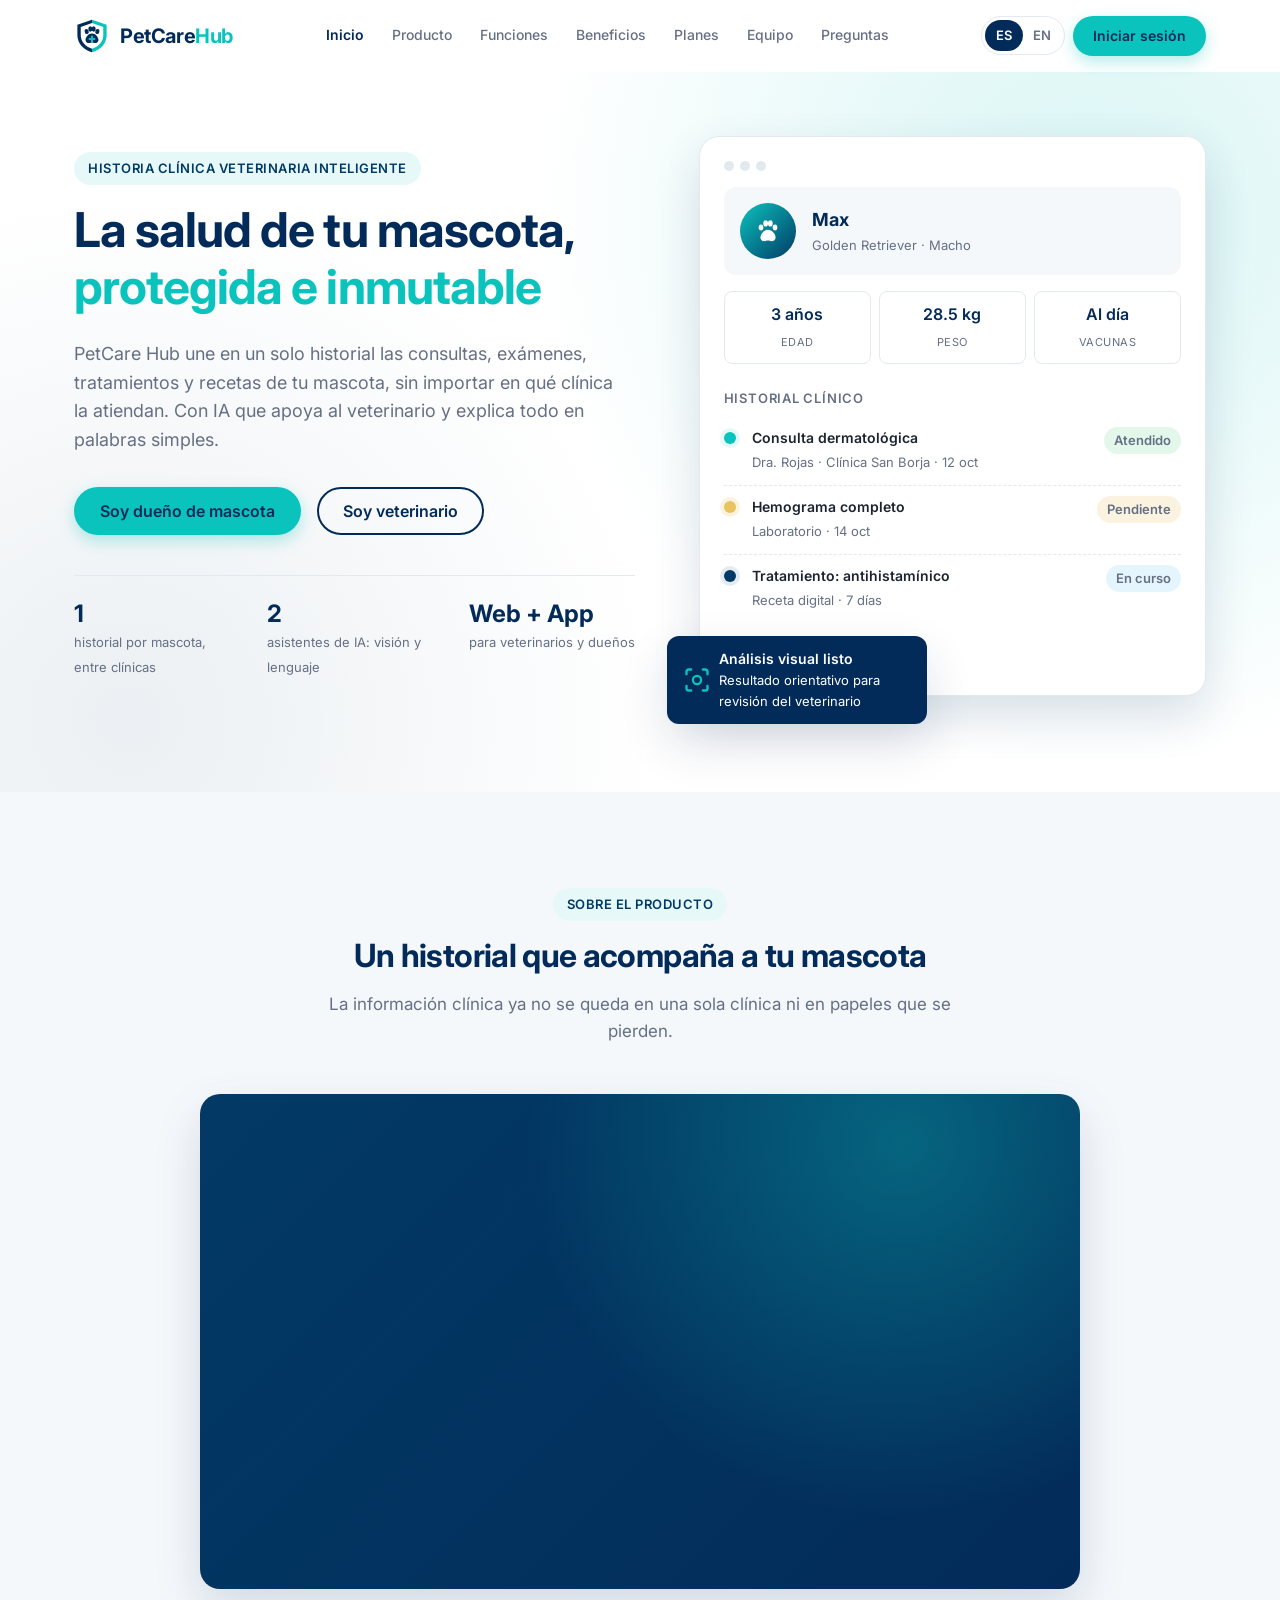
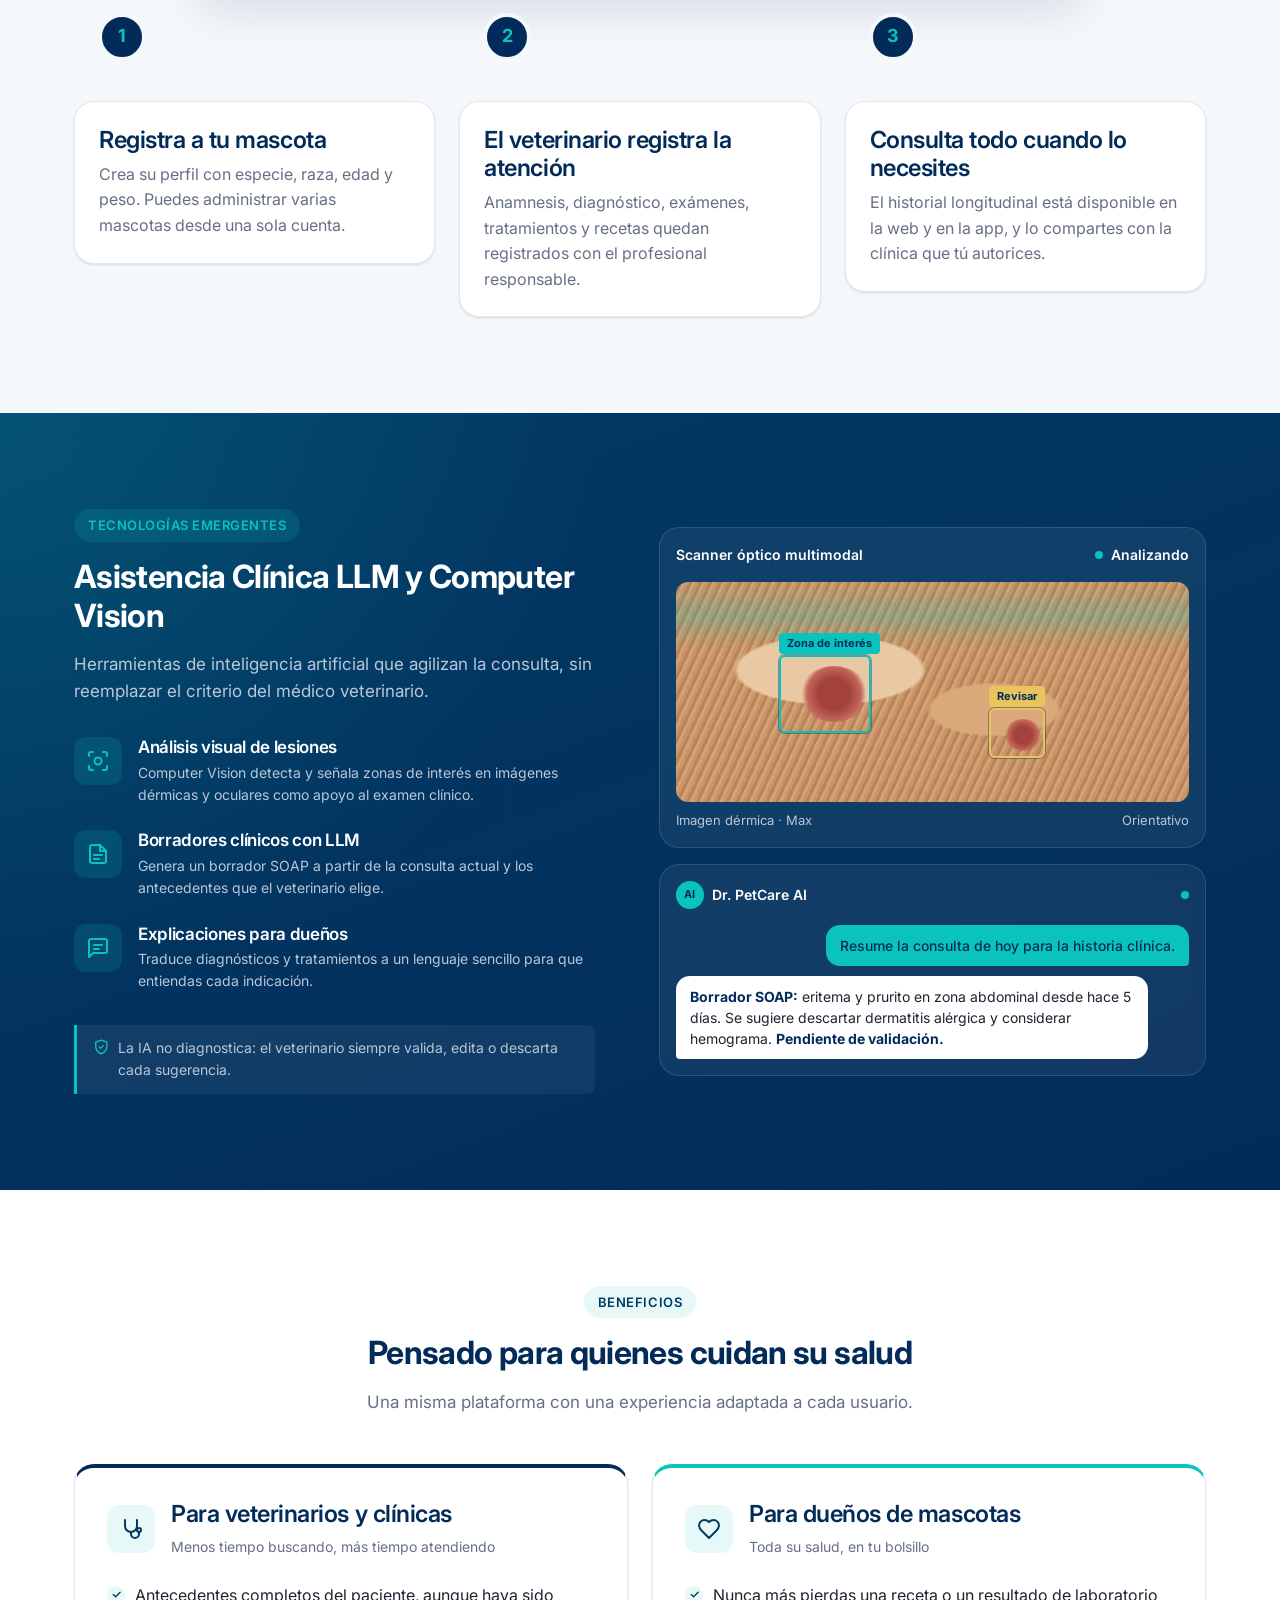
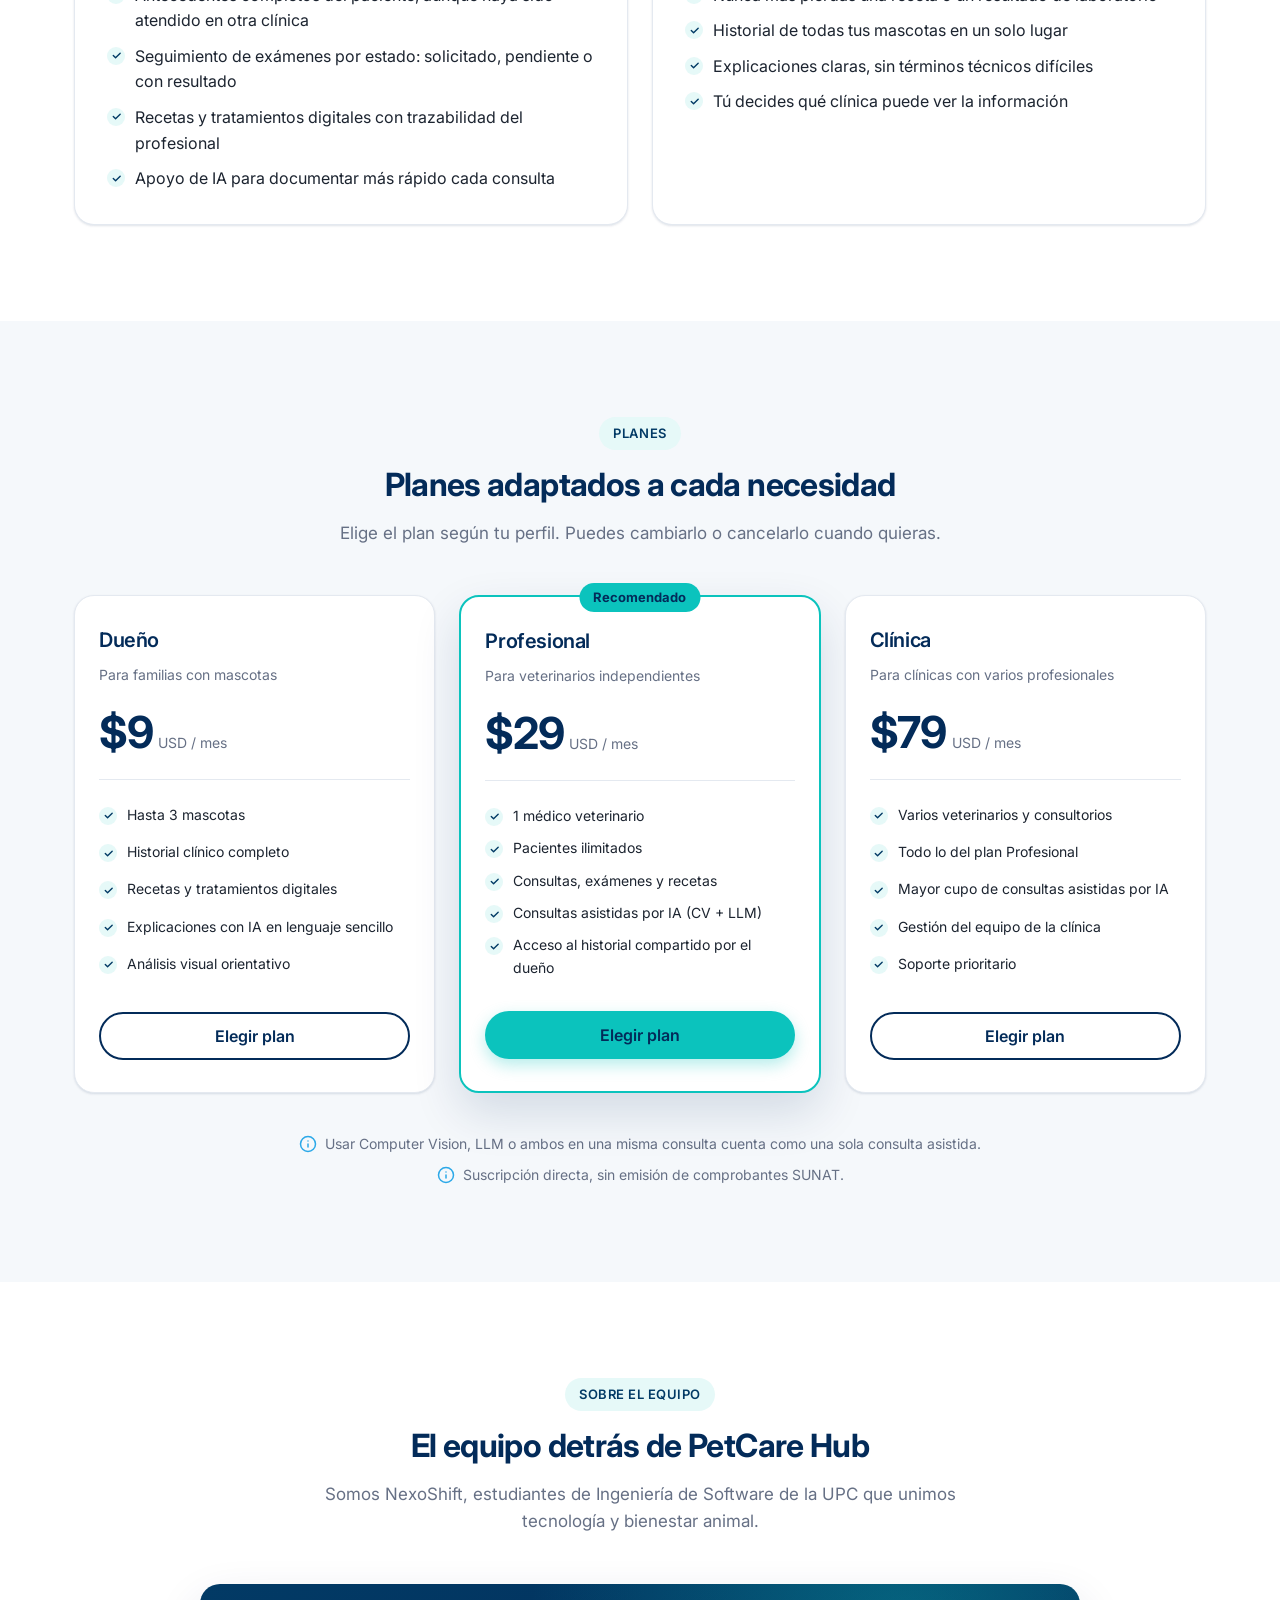
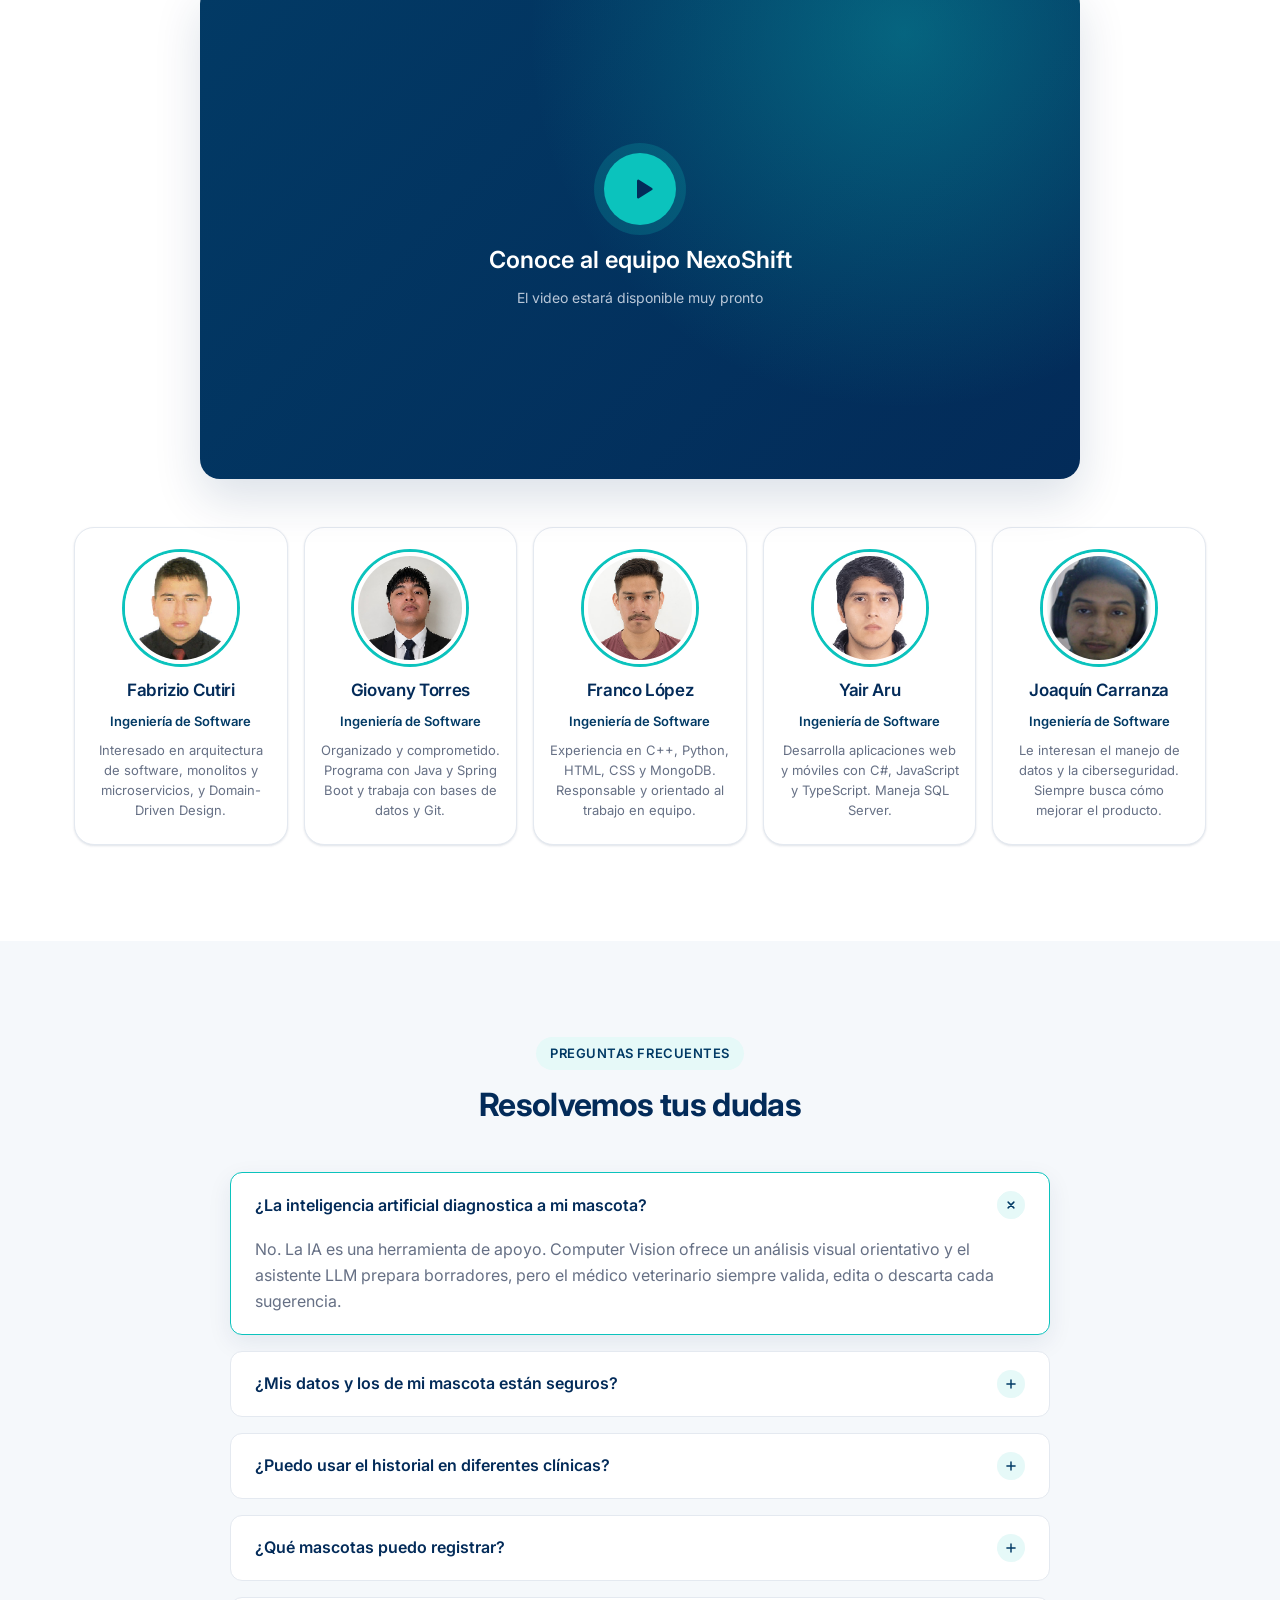
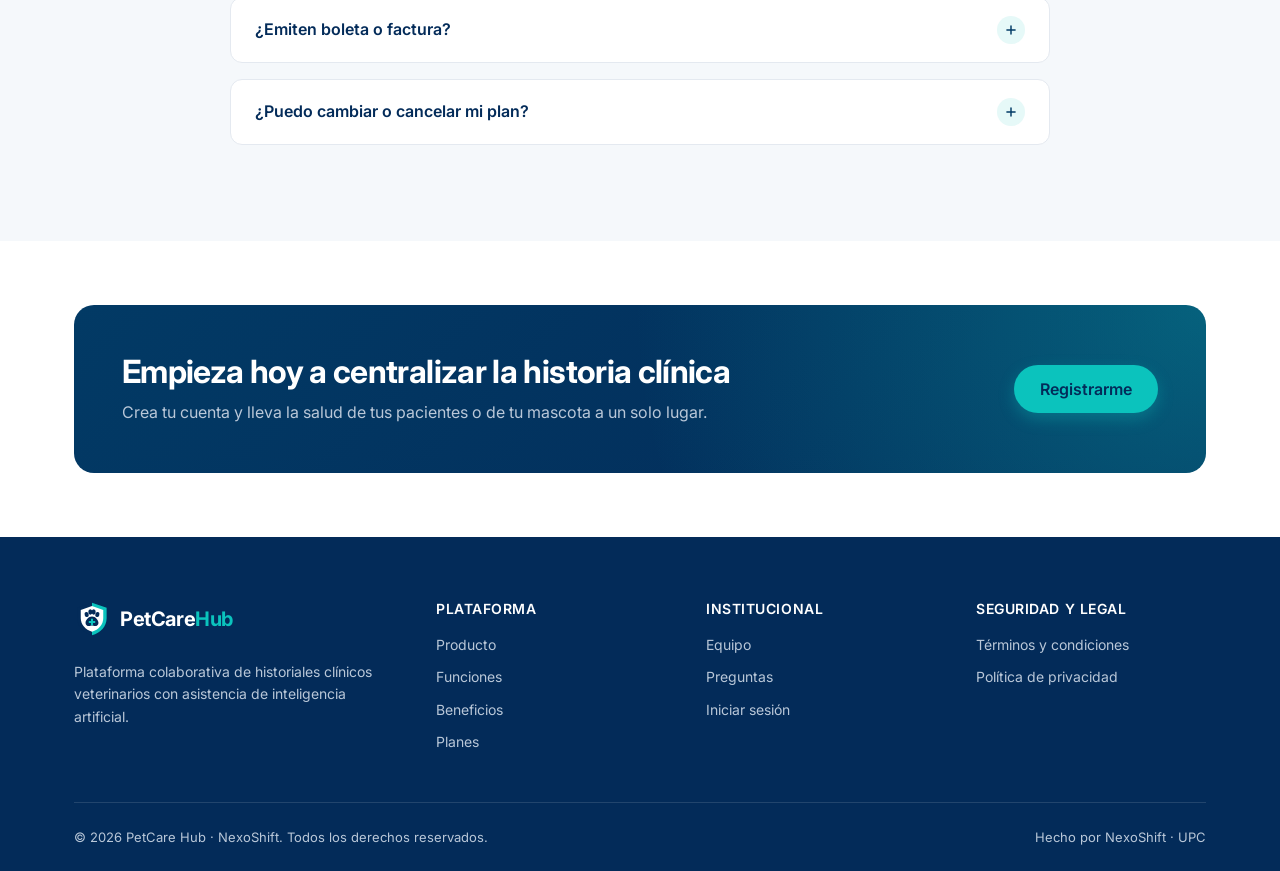
<file: public/index.html>
<!DOCTYPE html>
<html lang="es" class="no-js">
<head>
  <meta charset="UTF-8">
  <meta name="viewport" content="width=device-width, initial-scale=1.0">
  <title data-i18n="meta.title">PetCare Hub | Historia clínica veterinaria centrada en tu mascota</title>
  <meta name="description" data-i18n-attr="content:meta.description" content="PetCare Hub centraliza la historia clínica de perros y gatos entre clínicas, con asistencia de Computer Vision y LLM para veterinarios y explicaciones claras para dueños.">
  <meta name="keywords" content="historia clínica veterinaria, veterinaria, mascotas, perros, gatos, inteligencia artificial, computer vision, PetCare Hub">
  <meta name="author" content="NexoShift">
  <meta name="robots" content="index, follow">
  <meta name="theme-color" content="#032B59">

  <!-- Open Graph -->
  <meta property="og:type" content="website">
  <meta property="og:title" content="PetCare Hub">
  <meta property="og:description" content="Historia clínica veterinaria centrada en tu mascota, con asistencia de IA.">
  <meta property="og:image" content="assets/images/brand/logo-petcarehub.png">

  <link rel="icon" type="image/svg+xml" href="assets/images/brand/isotipo.svg">

  <link rel="preconnect" href="https://fonts.googleapis.com">
  <link rel="preconnect" href="https://fonts.gstatic.com" crossorigin>
  <link href="https://fonts.googleapis.com/css2?family=Inter:wght@400;500;600;700&display=swap" rel="stylesheet">

  <link rel="stylesheet" href="assets/styles/style.css">
  <script>document.documentElement.classList.replace('no-js', 'js');</script>
</head>
<body>
  <a class="skip-link" href="#main" data-i18n="a11y.skip">Saltar al contenido</a>

  <div id="header-placeholder"></div>

  <main id="main">
    <!-- ===================== HERO ===================== -->
    <section class="hero" id="home-section">
      <div class="container hero__grid">
        <div class="hero__content reveal">
          <span class="eyebrow" data-i18n="hero.eyebrow">Historia clínica veterinaria inteligente</span>
          <h1 class="hero__title" data-i18n-html="hero.title">La salud de tu mascota, <span>protegida e inmutable</span></h1>
          <p class="hero__lead" data-i18n="hero.lead">PetCare Hub une en un solo historial las consultas, exámenes, tratamientos y recetas de tu mascota, sin importar en qué clínica la atiendan. Con IA que apoya al veterinario y explica todo en palabras simples.</p>

          <div class="hero__actions">
            <a class="btn btn--primary" href="#" data-app-link="register-owner" data-i18n="hero.ctaOwner">Soy dueño de mascota</a>
            <a class="btn btn--outline" href="#" data-app-link="register-vet" data-i18n="hero.ctaVet">Soy veterinario</a>
          </div>

          <ul class="hero__facts">
            <li class="hero__fact"><strong data-i18n="hero.fact1Value">1</strong><span data-i18n="hero.fact1Label">historial por mascota, entre clínicas</span></li>
            <li class="hero__fact"><strong data-i18n="hero.fact2Value">2</strong><span data-i18n="hero.fact2Label">asistentes de IA: visión y lenguaje</span></li>
            <li class="hero__fact"><strong data-i18n="hero.fact3Value">Web + App</strong><span data-i18n="hero.fact3Label">para veterinarios y dueños</span></li>
          </ul>
        </div>

        <div class="app-preview reveal" aria-hidden="true">
          <div class="app-card">
            <div class="app-card__bar"><i></i><i></i><i></i></div>

            <div class="patient">
              <div class="patient__avatar">
                <svg viewBox="0 0 24 24" fill="currentColor"><ellipse cx="6" cy="9" rx="2" ry="2.6"/><ellipse cx="10" cy="5.5" rx="2" ry="2.7"/><ellipse cx="14" cy="5.5" rx="2" ry="2.7"/><ellipse cx="18" cy="9" rx="2" ry="2.6"/><path d="M12 11c-3.6 0-6.5 3.8-6.5 6.6 0 2 1.6 3.2 3.4 3.2 1.4 0 2-.6 3.1-.6s1.7.6 3.1.6c1.8 0 3.4-1.2 3.4-3.2 0-2.8-2.9-6.6-6.5-6.6Z"/></svg>
              </div>
              <div>
                <div class="patient__name">Max</div>
                <div class="patient__meta" data-i18n="preview.breed">Golden Retriever · Macho</div>
              </div>
            </div>

            <div class="patient__stats">
              <div class="patient__stat"><strong data-i18n="preview.ageValue">3 años</strong><span data-i18n="preview.age">Edad</span></div>
              <div class="patient__stat"><strong>28.5 kg</strong><span data-i18n="preview.weight">Peso</span></div>
              <div class="patient__stat"><strong data-i18n="preview.vaccinesValue">Al día</strong><span data-i18n="preview.vaccines">Vacunas</span></div>
            </div>

            <div class="timeline">
              <div class="timeline__title" data-i18n="preview.history">Historial clínico</div>
              <div class="timeline__item">
                <span class="timeline__dot"></span>
                <div><strong data-i18n="preview.item1">Consulta dermatológica</strong><span data-i18n="preview.item1Meta">Dra. Rojas · Clínica San Borja · 12 oct</span></div>
                <span class="chip chip--ok" data-i18n="preview.item1Chip">Atendido</span>
              </div>
              <div class="timeline__item">
                <span class="timeline__dot timeline__dot--warn"></span>
                <div><strong data-i18n="preview.item2">Hemograma completo</strong><span data-i18n="preview.item2Meta">Laboratorio · 14 oct</span></div>
                <span class="chip chip--pending" data-i18n="preview.item2Chip">Pendiente</span>
              </div>
              <div class="timeline__item">
                <span class="timeline__dot timeline__dot--navy"></span>
                <div><strong data-i18n="preview.item3">Tratamiento: antihistamínico</strong><span data-i18n="preview.item3Meta">Receta digital · 7 días</span></div>
                <span class="chip chip--info" data-i18n="preview.item3Chip">En curso</span>
              </div>
            </div>
          </div>

          <div class="float-card">
            <svg viewBox="0 0 24 24" fill="none" stroke="currentColor" stroke-width="2" stroke-linecap="round" stroke-linejoin="round"><path d="M3 7V5a2 2 0 0 1 2-2h2M17 3h2a2 2 0 0 1 2 2v2M21 17v2a2 2 0 0 1-2 2h-2M7 21H5a2 2 0 0 1-2-2v-2"/><circle cx="12" cy="12" r="3.5"/></svg>
            <div><strong data-i18n="preview.floatTitle">Análisis visual listo</strong><span data-i18n="preview.floatText">Resultado orientativo para revisión del veterinario</span></div>
          </div>
        </div>
      </div>
    </section>

    <!-- ===================== SOBRE EL PRODUCTO ===================== -->
    <section class="section section--soft" id="about-product-section">
      <div class="container">
        <header class="section__head reveal">
          <span class="eyebrow" data-i18n="how.eyebrow">Sobre el producto</span>
          <h2 data-i18n="how.title">Un historial que acompaña a tu mascota</h2>
          <p data-i18n="how.lead">La información clínica ya no se queda en una sola clínica ni en papeles que se pierden.</p>
        </header>

        <div class="video reveal" data-video="product">
          <div class="video__frame">
            <div class="video__placeholder">
              <span class="video__play" aria-hidden="true"><svg viewBox="0 0 24 24" fill="currentColor"><path d="M8 5.5v13a1 1 0 0 0 1.5.86l10.5-6.5a1 1 0 0 0 0-1.72L9.5 4.64A1 1 0 0 0 8 5.5Z"/></svg></span>
              <strong data-i18n="video.productTitle">Conoce PetCare Hub en acción</strong>
              <span data-i18n="video.soon">El video estará disponible muy pronto</span>
            </div>
          </div>
        </div>


        <ol class="steps">
          <li class="step reveal">
            <div class="card">
              <span class="step__number">1</span>
              <h3 data-i18n="how.step1Title">Registra a tu mascota</h3>
              <p data-i18n="how.step1Text">Crea su perfil con especie, raza, edad y peso. Puedes administrar varias mascotas desde una sola cuenta.</p>
            </div>
          </li>
          <li class="step reveal">
            <div class="card">
              <span class="step__number">2</span>
              <h3 data-i18n="how.step2Title">El veterinario registra la atención</h3>
              <p data-i18n="how.step2Text">Anamnesis, diagnóstico, exámenes, tratamientos y recetas quedan registrados con el profesional responsable.</p>
            </div>
          </li>
          <li class="step reveal">
            <div class="card">
              <span class="step__number">3</span>
              <h3 data-i18n="how.step3Title">Consulta todo cuando lo necesites</h3>
              <p data-i18n="how.step3Text">El historial longitudinal está disponible en la web y en la app, y lo compartes con la clínica que tú autorices.</p>
            </div>
          </li>
        </ol>
      </div>
    </section>

    <!-- ===================== FUNCIONES IA ===================== -->
    <section class="section section--dark ai" id="features-section">
      <div class="container ai__grid">
        <div class="reveal">
          <span class="eyebrow" data-i18n="ai.eyebrow">Tecnologías emergentes</span>
          <h2 data-i18n="ai.title">Asistencia Clínica LLM y Computer Vision</h2>
          <p class="ai__lead" data-i18n="ai.lead">Herramientas de inteligencia artificial que agilizan la consulta, sin reemplazar el criterio del médico veterinario.</p>

          <ul class="ai__features">
            <li class="ai__feature">
              <span class="icon-badge"><svg viewBox="0 0 24 24" fill="none" stroke="currentColor" stroke-width="2" stroke-linecap="round" stroke-linejoin="round"><path d="M3 7V5a2 2 0 0 1 2-2h2M17 3h2a2 2 0 0 1 2 2v2M21 17v2a2 2 0 0 1-2 2h-2M7 21H5a2 2 0 0 1-2-2v-2"/><circle cx="12" cy="12" r="3.5"/></svg></span>
              <div><h3 data-i18n="ai.f1Title">Análisis visual de lesiones</h3><p data-i18n="ai.f1Text">Computer Vision detecta y señala zonas de interés en imágenes dérmicas y oculares como apoyo al examen clínico.</p></div>
            </li>
            <li class="ai__feature">
              <span class="icon-badge"><svg viewBox="0 0 24 24" fill="none" stroke="currentColor" stroke-width="2" stroke-linecap="round" stroke-linejoin="round"><path d="M14 3H6a2 2 0 0 0-2 2v14a2 2 0 0 0 2 2h12a2 2 0 0 0 2-2V9z"/><path d="M14 3v6h6M8 13h8M8 17h5"/></svg></span>
              <div><h3 data-i18n="ai.f2Title">Borradores clínicos con LLM</h3><p data-i18n="ai.f2Text">Genera un borrador SOAP a partir de la consulta actual y los antecedentes que el veterinario elige.</p></div>
            </li>
            <li class="ai__feature">
              <span class="icon-badge"><svg viewBox="0 0 24 24" fill="none" stroke="currentColor" stroke-width="2" stroke-linecap="round" stroke-linejoin="round"><path d="M21 15a2 2 0 0 1-2 2H7l-4 4V5a2 2 0 0 1 2-2h14a2 2 0 0 1 2 2z"/><path d="M8 9h8M8 13h5"/></svg></span>
              <div><h3 data-i18n="ai.f3Title">Explicaciones para dueños</h3><p data-i18n="ai.f3Text">Traduce diagnósticos y tratamientos a un lenguaje sencillo para que entiendas cada indicación.</p></div>
            </li>
          </ul>

          <p class="ai__note">
            <svg width="20" height="20" viewBox="0 0 24 24" fill="none" stroke="#0BC3BD" stroke-width="2" stroke-linecap="round" stroke-linejoin="round" aria-hidden="true"><path d="M12 22s8-4 8-10V5l-8-3-8 3v7c0 6 8 10 8 10z"/><path d="m9 12 2 2 4-4"/></svg>
            <span data-i18n="ai.note">La IA no diagnostica: el veterinario siempre valida, edita o descarta cada sugerencia.</span>
          </p>
        </div>

        <div class="ai__demo reveal" aria-hidden="true">
          <div class="demo-card">
            <div class="demo-card__head">
              <span data-i18n="ai.scanTitle">Scanner óptico multimodal</span>
              <span><i class="live-dot"></i><span data-i18n="ai.scanLive">Analizando</span></span>
            </div>
            <div class="scan">
              <span class="scan__lesion" style="top:38%;left:24%;width:70px;height:56px"></span>
              <span class="scan__lesion" style="top:62%;left:64%;width:38px;height:32px"></span>
              <span class="scan__box" style="top:33%;left:20%;width:92px;height:78px"><span class="scan__label" data-i18n="ai.scanBox1">Zona de interés</span></span>
              <span class="scan__box scan__box--alt" style="top:57%;left:61%;width:56px;height:50px"><span class="scan__label" data-i18n="ai.scanBox2">Revisar</span></span>
            </div>
            <div class="demo-card__foot">
              <span data-i18n="ai.scanFoot1">Imagen dérmica · Max</span>
              <span data-i18n="ai.scanFoot2">Orientativo</span>
            </div>
          </div>

          <div class="demo-card">
            <div class="demo-card__head">
              <span><span class="chat__avatar">AI</span><span data-i18n="ai.chatTitle">Dr. PetCare AI</span></span>
              <i class="live-dot"></i>
            </div>
            <div class="chat">
              <p class="chat__msg chat__msg--vet" data-i18n="ai.chatVet">Resume la consulta de hoy para la historia clínica.</p>
              <p class="chat__msg chat__msg--ai" data-i18n-html="ai.chatAi"><b>Borrador SOAP:</b> eritema y prurito en zona abdominal desde hace 5 días. Se sugiere descartar dermatitis alérgica y considerar hemograma. <b>Pendiente de validación.</b></p>
            </div>
          </div>
        </div>
      </div>
    </section>

    <!-- ===================== BENEFICIOS ===================== -->
    <section class="section" id="benefits-section">
      <div class="container">
        <header class="section__head reveal">
          <span class="eyebrow" data-i18n="benefits.eyebrow">Beneficios</span>
          <h2 data-i18n="benefits.title">Pensado para quienes cuidan su salud</h2>
          <p data-i18n="benefits.lead">Una misma plataforma con una experiencia adaptada a cada usuario.</p>
        </header>

        <div class="benefits">
          <article class="card benefit benefit--vet reveal">
            <div class="benefit__head">
              <span class="icon-badge"><svg viewBox="0 0 24 24" fill="none" stroke="currentColor" stroke-width="2" stroke-linecap="round" stroke-linejoin="round"><path d="M6 3v6a6 6 0 0 0 12 0V3"/><path d="M12 15v2a4 4 0 0 0 8 0v-2"/><circle cx="20" cy="13" r="2"/></svg></span>
              <div><h3 data-i18n="benefits.vetTitle">Para veterinarios y clínicas</h3><p data-i18n="benefits.vetSub">Menos tiempo buscando, más tiempo atendiendo</p></div>
            </div>
            <ul class="check-list">
              <li data-i18n="benefits.vet1">Antecedentes completos del paciente, aunque haya sido atendido en otra clínica</li>
              <li data-i18n="benefits.vet2">Seguimiento de exámenes por estado: solicitado, pendiente o con resultado</li>
              <li data-i18n="benefits.vet3">Recetas y tratamientos digitales con trazabilidad del profesional</li>
              <li data-i18n="benefits.vet4">Apoyo de IA para documentar más rápido cada consulta</li>
            </ul>
          </article>

          <article class="card benefit benefit--owner reveal">
            <div class="benefit__head">
              <span class="icon-badge"><svg viewBox="0 0 24 24" fill="none" stroke="currentColor" stroke-width="2" stroke-linecap="round" stroke-linejoin="round"><path d="M19 14c1.5-1.5 3-3.2 3-5.5A5.5 5.5 0 0 0 16.5 3c-1.8 0-3 .5-4.5 2-1.5-1.5-2.7-2-4.5-2A5.5 5.5 0 0 0 2 8.5c0 2.3 1.5 4 3 5.5l7 7z"/></svg></span>
              <div><h3 data-i18n="benefits.ownerTitle">Para dueños de mascotas</h3><p data-i18n="benefits.ownerSub">Toda su salud, en tu bolsillo</p></div>
            </div>
            <ul class="check-list">
              <li data-i18n="benefits.owner1">Nunca más pierdas una receta o un resultado de laboratorio</li>
              <li data-i18n="benefits.owner2">Historial de todas tus mascotas en un solo lugar</li>
              <li data-i18n="benefits.owner3">Explicaciones claras, sin términos técnicos difíciles</li>
              <li data-i18n="benefits.owner4">Tú decides qué clínica puede ver la información</li>
            </ul>
          </article>
        </div>
      </div>
    </section>

    <!-- ===================== PLANES ===================== -->
    <section class="section section--soft" id="plans-section">
      <div class="container">
        <header class="section__head reveal">
          <span class="eyebrow" data-i18n="plans.eyebrow">Planes</span>
          <h2 data-i18n="plans.title">Planes adaptados a cada necesidad</h2>
          <p data-i18n="plans.lead">Elige el plan según tu perfil. Puedes cambiarlo o cancelarlo cuando quieras.</p>
        </header>

        <div class="pricing">
          <article class="card plan reveal">
            <h3 class="plan__name" data-i18n="plans.ownerName">Dueño</h3>
            <p class="plan__for" data-i18n="plans.ownerFor">Para familias con mascotas</p>
            <p class="plan__price"><span class="plan__amount">$9</span><span class="plan__period" data-i18n="plans.perMonth">USD / mes</span></p>
            <ul class="check-list">
              <li data-i18n="plans.owner1">Hasta 3 mascotas</li>
              <li data-i18n="plans.owner2">Historial clínico completo</li>
              <li data-i18n="plans.owner3">Recetas y tratamientos digitales</li>
              <li data-i18n="plans.owner4">Explicaciones con IA en lenguaje sencillo</li>
              <li data-i18n="plans.owner5">Análisis visual orientativo</li>
            </ul>
            <a class="btn btn--outline btn--block" href="#" data-app-link="plan-owner" data-i18n="plans.choose">Elegir plan</a>
          </article>

          <article class="card plan plan--featured reveal">
            <span class="plan__badge" data-i18n="plans.badge">Recomendado</span>
            <h3 class="plan__name" data-i18n="plans.proName">Profesional</h3>
            <p class="plan__for" data-i18n="plans.proFor">Para veterinarios independientes</p>
            <p class="plan__price"><span class="plan__amount">$29</span><span class="plan__period" data-i18n="plans.perMonth">USD / mes</span></p>
            <ul class="check-list">
              <li data-i18n="plans.pro1">1 médico veterinario</li>
              <li data-i18n="plans.pro2">Pacientes ilimitados</li>
              <li data-i18n="plans.pro3">Consultas, exámenes y recetas</li>
              <li data-i18n="plans.pro4">Consultas asistidas por IA (CV + LLM)</li>
              <li data-i18n="plans.pro5">Acceso al historial compartido por el dueño</li>
            </ul>
            <a class="btn btn--primary btn--block" href="#" data-app-link="plan-pro" data-i18n="plans.choose">Elegir plan</a>
          </article>

          <article class="card plan reveal">
            <h3 class="plan__name" data-i18n="plans.clinicName">Clínica</h3>
            <p class="plan__for" data-i18n="plans.clinicFor">Para clínicas con varios profesionales</p>
            <p class="plan__price"><span class="plan__amount">$79</span><span class="plan__period" data-i18n="plans.perMonth">USD / mes</span></p>
            <ul class="check-list">
              <li data-i18n="plans.clinic1">Varios veterinarios y consultorios</li>
              <li data-i18n="plans.clinic2">Todo lo del plan Profesional</li>
              <li data-i18n="plans.clinic3">Mayor cupo de consultas asistidas por IA</li>
              <li data-i18n="plans.clinic4">Gestión del equipo de la clínica</li>
              <li data-i18n="plans.clinic5">Soporte prioritario</li>
            </ul>
            <a class="btn btn--outline btn--block" href="#" data-app-link="plan-clinic" data-i18n="plans.choose">Elegir plan</a>
          </article>
        </div>

        <div class="pricing__notes reveal">
          <p><svg viewBox="0 0 24 24" fill="none" stroke="currentColor" stroke-width="2" stroke-linecap="round" aria-hidden="true"><circle cx="12" cy="12" r="10"/><path d="M12 16v-4M12 8h.01"/></svg><span data-i18n="plans.note1">Usar Computer Vision, LLM o ambos en una misma consulta cuenta como una sola consulta asistida.</span></p>
          <p><svg viewBox="0 0 24 24" fill="none" stroke="currentColor" stroke-width="2" stroke-linecap="round" aria-hidden="true"><circle cx="12" cy="12" r="10"/><path d="M12 16v-4M12 8h.01"/></svg><span data-i18n="plans.note2">Suscripción directa, sin emisión de comprobantes SUNAT.</span></p>
        </div>
      </div>
    </section>

    <!-- ===================== SOBRE EL EQUIPO ===================== -->
    <section class="section" id="about-team-section">
      <div class="container">
        <header class="section__head reveal">
          <span class="eyebrow" data-i18n="team.eyebrow">Sobre el equipo</span>
          <h2 data-i18n="team.title">El equipo detrás de PetCare Hub</h2>
          <p data-i18n="team.lead">Somos NexoShift, estudiantes de Ingeniería de Software de la UPC que unimos tecnología y bienestar animal.</p>
        </header>

        <div class="video reveal" data-video="team">
          <div class="video__frame">
            <div class="video__placeholder">
              <span class="video__play" aria-hidden="true"><svg viewBox="0 0 24 24" fill="currentColor"><path d="M8 5.5v13a1 1 0 0 0 1.5.86l10.5-6.5a1 1 0 0 0 0-1.72L9.5 4.64A1 1 0 0 0 8 5.5Z"/></svg></span>
              <strong data-i18n="video.teamTitle">Conoce al equipo NexoShift</strong>
              <span data-i18n="video.soon">El video estará disponible muy pronto</span>
            </div>
          </div>
        </div>


        <div class="team">
          <article class="card member reveal">
            <img class="member__photo" src="assets/images/team/fabrizio-cutiri.png" alt="Fabrizio Cutiri" width="112" height="112" loading="lazy">
            <h3 class="member__name">Fabrizio Cutiri</h3>
            <span class="member__role" data-i18n="team.career">Ingeniería de Software</span>
            <p class="member__bio" data-i18n="team.fabrizioBio">Interesado en arquitectura de software, monolitos y microservicios, y Domain-Driven Design.</p>
            
          </article>

          <article class="card member reveal">
            <img class="member__photo" src="assets/images/team/giovany-torres.png" alt="Giovany Torres" width="112" height="112" loading="lazy">
            <h3 class="member__name">Giovany Torres</h3>
            <span class="member__role" data-i18n="team.career">Ingeniería de Software</span>
            <p class="member__bio" data-i18n="team.giovanyBio">Organizado y comprometido. Programa con Java y Spring Boot y trabaja con bases de datos y Git.</p>
           
          </article>

          <article class="card member reveal">
            <img class="member__photo" src="assets/images/team/franco-lopez.png" alt="Franco López" width="112" height="112" loading="lazy">
            <h3 class="member__name">Franco López</h3>
            <span class="member__role" data-i18n="team.career">Ingeniería de Software</span>
            <p class="member__bio" data-i18n="team.francoBio">Experiencia en C++, Python, HTML, CSS y MongoDB. Responsable y orientado al trabajo en equipo.</p>
           
          </article>

          <article class="card member reveal">
            <img class="member__photo" src="assets/images/team/yair-aru.png" alt="Yair Aru" width="112" height="112" loading="lazy">
            <h3 class="member__name">Yair Aru</h3>
            <span class="member__role" data-i18n="team.career">Ingeniería de Software</span>
            <p class="member__bio" data-i18n="team.yairBio">Desarrolla aplicaciones web y móviles con C#, JavaScript y TypeScript. Maneja SQL Server.</p>
           
          </article>

          <article class="card member reveal">
            <img class="member__photo" src="assets/images/team/joaquin-carranza.png" alt="Joaquín Carranza" width="112" height="112" loading="lazy">
            <h3 class="member__name">Joaquín Carranza</h3>
            <span class="member__role" data-i18n="team.career">Ingeniería de Software</span>
            <p class="member__bio" data-i18n="team.joaquinBio">Le interesan el manejo de datos y la ciberseguridad. Siempre busca cómo mejorar el producto.</p>
            
          </article>
        </div>
      </div>
    </section>

    <!-- ===================== PREGUNTAS FRECUENTES ===================== -->
    <section class="section section--soft" id="faq-section">
      <div class="container">
        <header class="section__head reveal">
          <span class="eyebrow" data-i18n="faq.eyebrow">Preguntas frecuentes</span>
          <h2 data-i18n="faq.title">Resolvemos tus dudas</h2>
        </header>

        <div class="faq reveal">
          <details class="faq__item" open>
            <summary class="faq__question" data-i18n="faq.q1">¿La inteligencia artificial diagnostica a mi mascota?</summary>
            <p class="faq__answer" data-i18n="faq.a1">No. La IA es una herramienta de apoyo. Computer Vision ofrece un análisis visual orientativo y el asistente LLM prepara borradores, pero el médico veterinario siempre valida, edita o descarta cada sugerencia.</p>
          </details>
          <details class="faq__item">
            <summary class="faq__question" data-i18n="faq.q2">¿Mis datos y los de mi mascota están seguros?</summary>
            <p class="faq__answer" data-i18n="faq.a2">Sí. El acceso está protegido por usuario y rol, y cada registro guarda qué profesional lo creó. Solo las clínicas que tú autorices pueden ver el historial de tu mascota.</p>
          </details>
          <details class="faq__item">
            <summary class="faq__question" data-i18n="faq.q3">¿Puedo usar el historial en diferentes clínicas?</summary>
            <p class="faq__answer" data-i18n="faq.a3">Sí. El historial es longitudinal y está centrado en la mascota, no en la clínica. Así cualquier veterinario autorizado conoce sus antecedentes.</p>
          </details>
          <details class="faq__item">
            <summary class="faq__question" data-i18n="faq.q4">¿Qué mascotas puedo registrar?</summary>
            <p class="faq__answer" data-i18n="faq.a4">Por ahora PetCare Hub está enfocado en perros y gatos. La identificación se hace con sus datos y rasgos, sin necesidad de microchip.</p>
          </details>
          <details class="faq__item">
            <summary class="faq__question" data-i18n="faq.q5">¿Emiten boleta o factura?</summary>
            <p class="faq__answer" data-i18n="faq.a5">No. Los planes son una suscripción directa y no se emiten comprobantes SUNAT.</p>
          </details>
          <details class="faq__item">
            <summary class="faq__question" data-i18n="faq.q6">¿Puedo cambiar o cancelar mi plan?</summary>
            <p class="faq__answer" data-i18n="faq.a6">Sí. Puedes subir de plan pagando solo la diferencia, o cancelarlo cuando quieras desde tu cuenta.</p>
          </details>
        </div>
      </div>
    </section>

    <!-- ===================== CTA FINAL ===================== -->
    <section class="cta">
      <div class="container">
        <div class="cta__box reveal">
          <div>
            <h2 data-i18n="cta.title">Empieza hoy a centralizar la historia clínica</h2>
            <p data-i18n="cta.text">Crea tu cuenta y lleva la salud de tus pacientes o de tu mascota a un solo lugar.</p>
          </div>
          <div class="cta__actions">
            <a class="btn btn--primary" href="#" data-app-link="register" data-i18n="cta.owner">Registrarme</a>
            
          </div>
        </div>
      </div>
    </section>
  </main>

  <div id="footer-placeholder"></div>

  <script src="assets/scripts/config.js"></script>
  <script src="assets/scripts/translations/es.js"></script>
  <script src="assets/scripts/translations/en.js"></script>
  <script src="assets/scripts/i18n.js"></script>
  <script src="assets/scripts/main.js"></script>
</body>
</html>
</file>
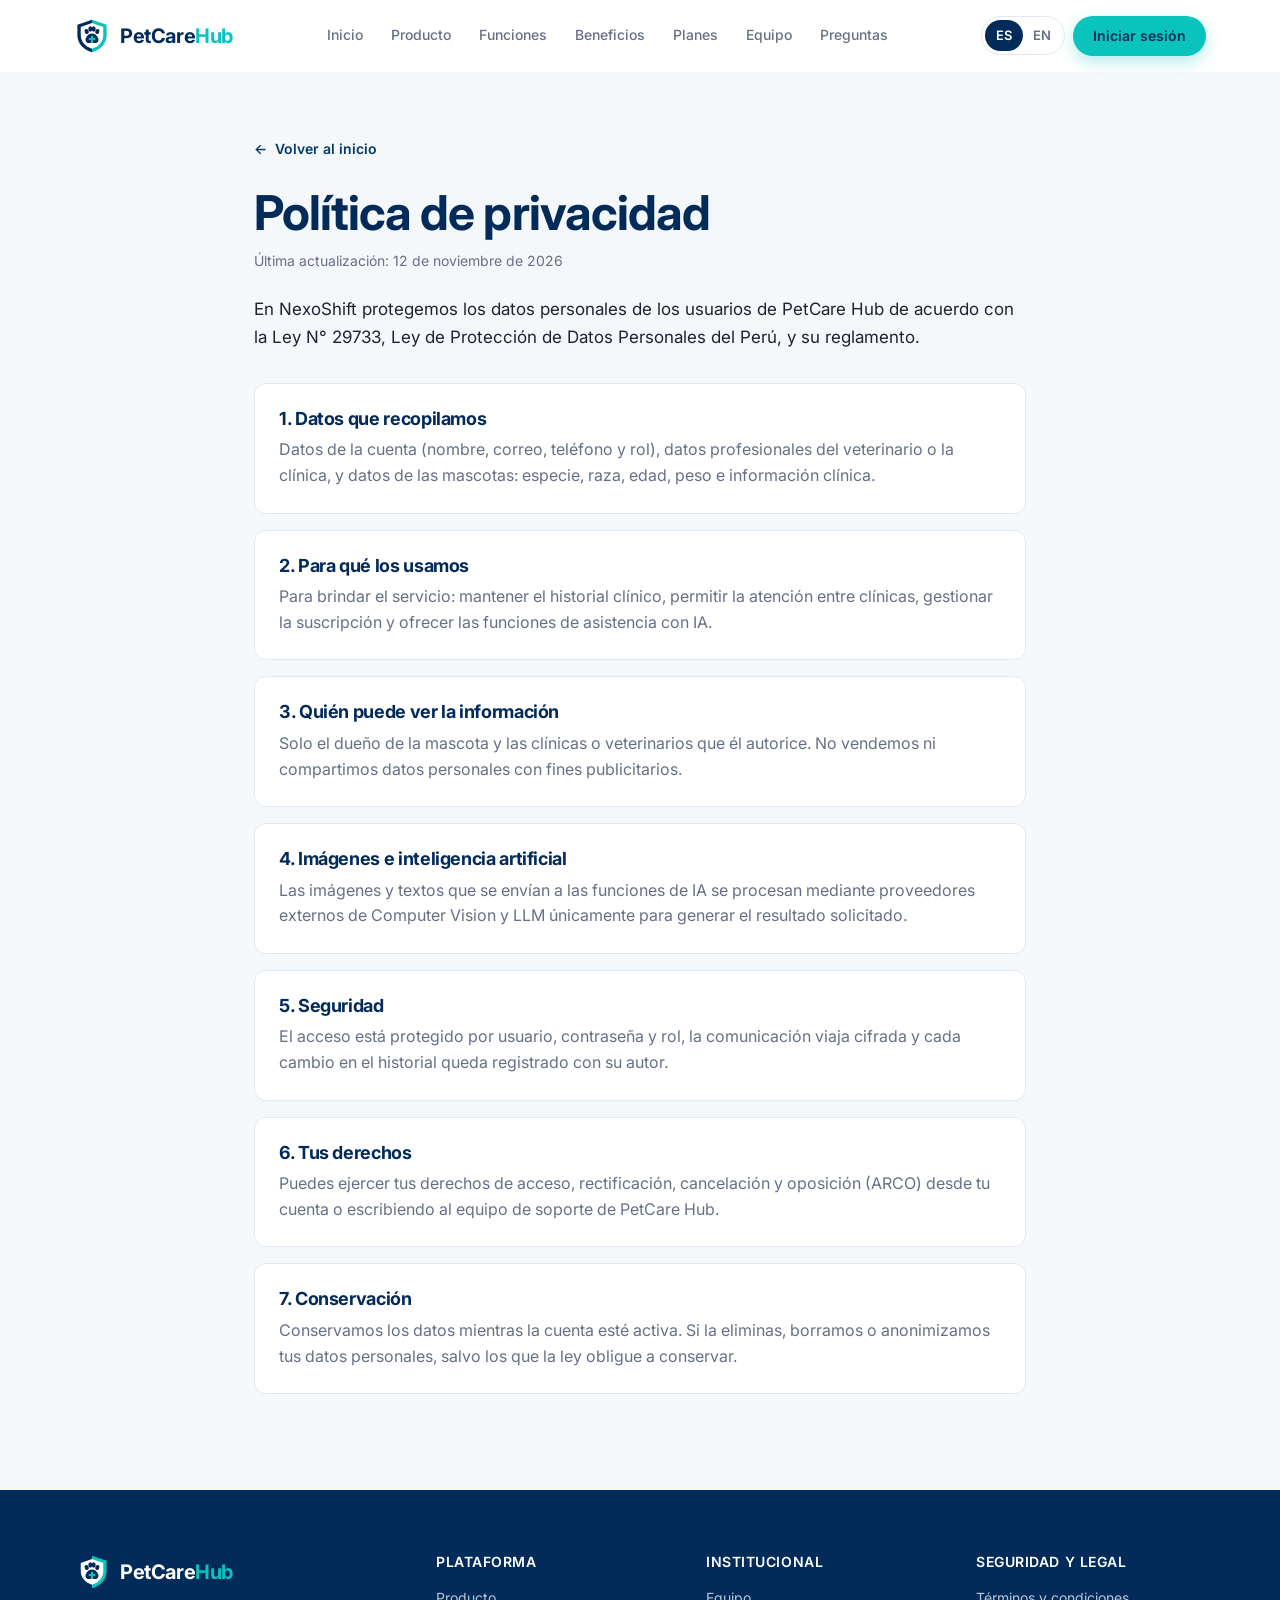
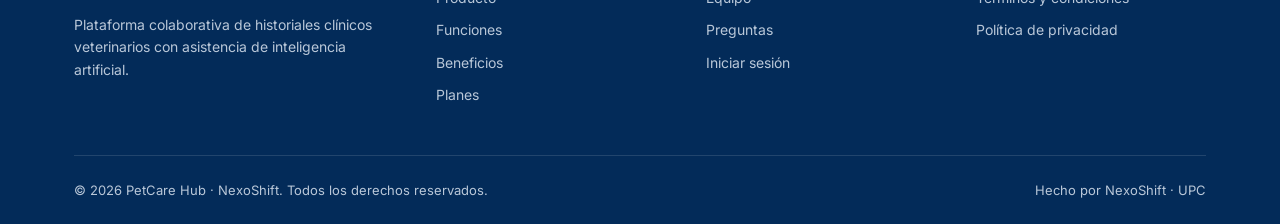
<file: public/sections/policies.html>
<!DOCTYPE html>
<html lang="es">
<head>
    <meta charset="UTF-8">
    <meta name="viewport" content="width=device-width, initial-scale=1.0">
    <title data-i18n="policies.metaTitle">Política de privacidad | PetCare Hub</title>
    <meta name="robots" content="index, follow">
    <meta name="theme-color" content="#032B59">
    <link rel="icon" type="image/svg+xml" href="../assets/images/brand/isotipo.svg">
    <link rel="preconnect" href="https://fonts.googleapis.com">
    <link rel="preconnect" href="https://fonts.gstatic.com" crossorigin>
    <link href="https://fonts.googleapis.com/css2?family=Inter:wght@400;500;600;700&display=swap" rel="stylesheet">
    <link rel="stylesheet" href="../assets/styles/style.css">
</head>
<body>
    <div id="header-placeholder"></div>

    <main id="main" class="legal">
        <div class="container legal__container">
            <a class="legal__back" href="../index.html" data-i18n="legal.back">Volver al inicio</a>
            <h1 data-i18n="policies.title">Política de privacidad</h1>
            <p class="legal__updated" data-i18n="legal.updated">Última actualización: 12 de noviembre de 2026</p>
            <p class="legal__intro" data-i18n="policies.intro">En NexoShift protegemos los datos personales de los usuarios de PetCare Hub de acuerdo con la Ley N° 29733, Ley de Protección de Datos Personales del Perú, y su reglamento.</p>

            <section class="legal__block">
                <h2 data-i18n="policies.s1Title">1. Datos que recopilamos</h2>
                <p data-i18n="policies.s1Text">Datos de la cuenta (nombre, correo, teléfono y rol), datos profesionales del veterinario o la clínica, y datos de las mascotas: especie, raza, edad, peso e información clínica.</p>
            </section>

            <section class="legal__block">
                <h2 data-i18n="policies.s2Title">2. Para qué los usamos</h2>
                <p data-i18n="policies.s2Text">Para brindar el servicio: mantener el historial clínico, permitir la atención entre clínicas, gestionar la suscripción y ofrecer las funciones de asistencia con IA.</p>
            </section>

            <section class="legal__block">
                <h2 data-i18n="policies.s3Title">3. Quién puede ver la información</h2>
                <p data-i18n="policies.s3Text">Solo el dueño de la mascota y las clínicas o veterinarios que él autorice. No vendemos ni compartimos datos personales con fines publicitarios.</p>
            </section>

            <section class="legal__block">
                <h2 data-i18n="policies.s4Title">4. Imágenes e inteligencia artificial</h2>
                <p data-i18n="policies.s4Text">Las imágenes y textos que se envían a las funciones de IA se procesan mediante proveedores externos de Computer Vision y LLM únicamente para generar el resultado solicitado.</p>
            </section>

            <section class="legal__block">
                <h2 data-i18n="policies.s5Title">5. Seguridad</h2>
                <p data-i18n="policies.s5Text">El acceso está protegido por usuario, contraseña y rol, la comunicación viaja cifrada y cada cambio en el historial queda registrado con su autor.</p>
            </section>

            <section class="legal__block">
                <h2 data-i18n="policies.s6Title">6. Tus derechos</h2>
                <p data-i18n="policies.s6Text">Puedes ejercer tus derechos de acceso, rectificación, cancelación y oposición (ARCO) desde tu cuenta o escribiendo al equipo de soporte de PetCare Hub.</p>
            </section>

            <section class="legal__block">
                <h2 data-i18n="policies.s7Title">7. Conservación</h2>
                <p data-i18n="policies.s7Text">Conservamos los datos mientras la cuenta esté activa. Si la eliminas, borramos o anonimizamos tus datos personales, salvo los que la ley obligue a conservar.</p>
            </section>
        </div>
    </main>

    <div id="footer-placeholder"></div>

    <script src="../assets/scripts/config.js"></script>
    <script src="../assets/scripts/translations/es.js"></script>
    <script src="../assets/scripts/translations/en.js"></script>
    <script src="../assets/scripts/i18n.js"></script>
    <script src="../assets/scripts/main.js"></script>
</body>
</html>
</file>
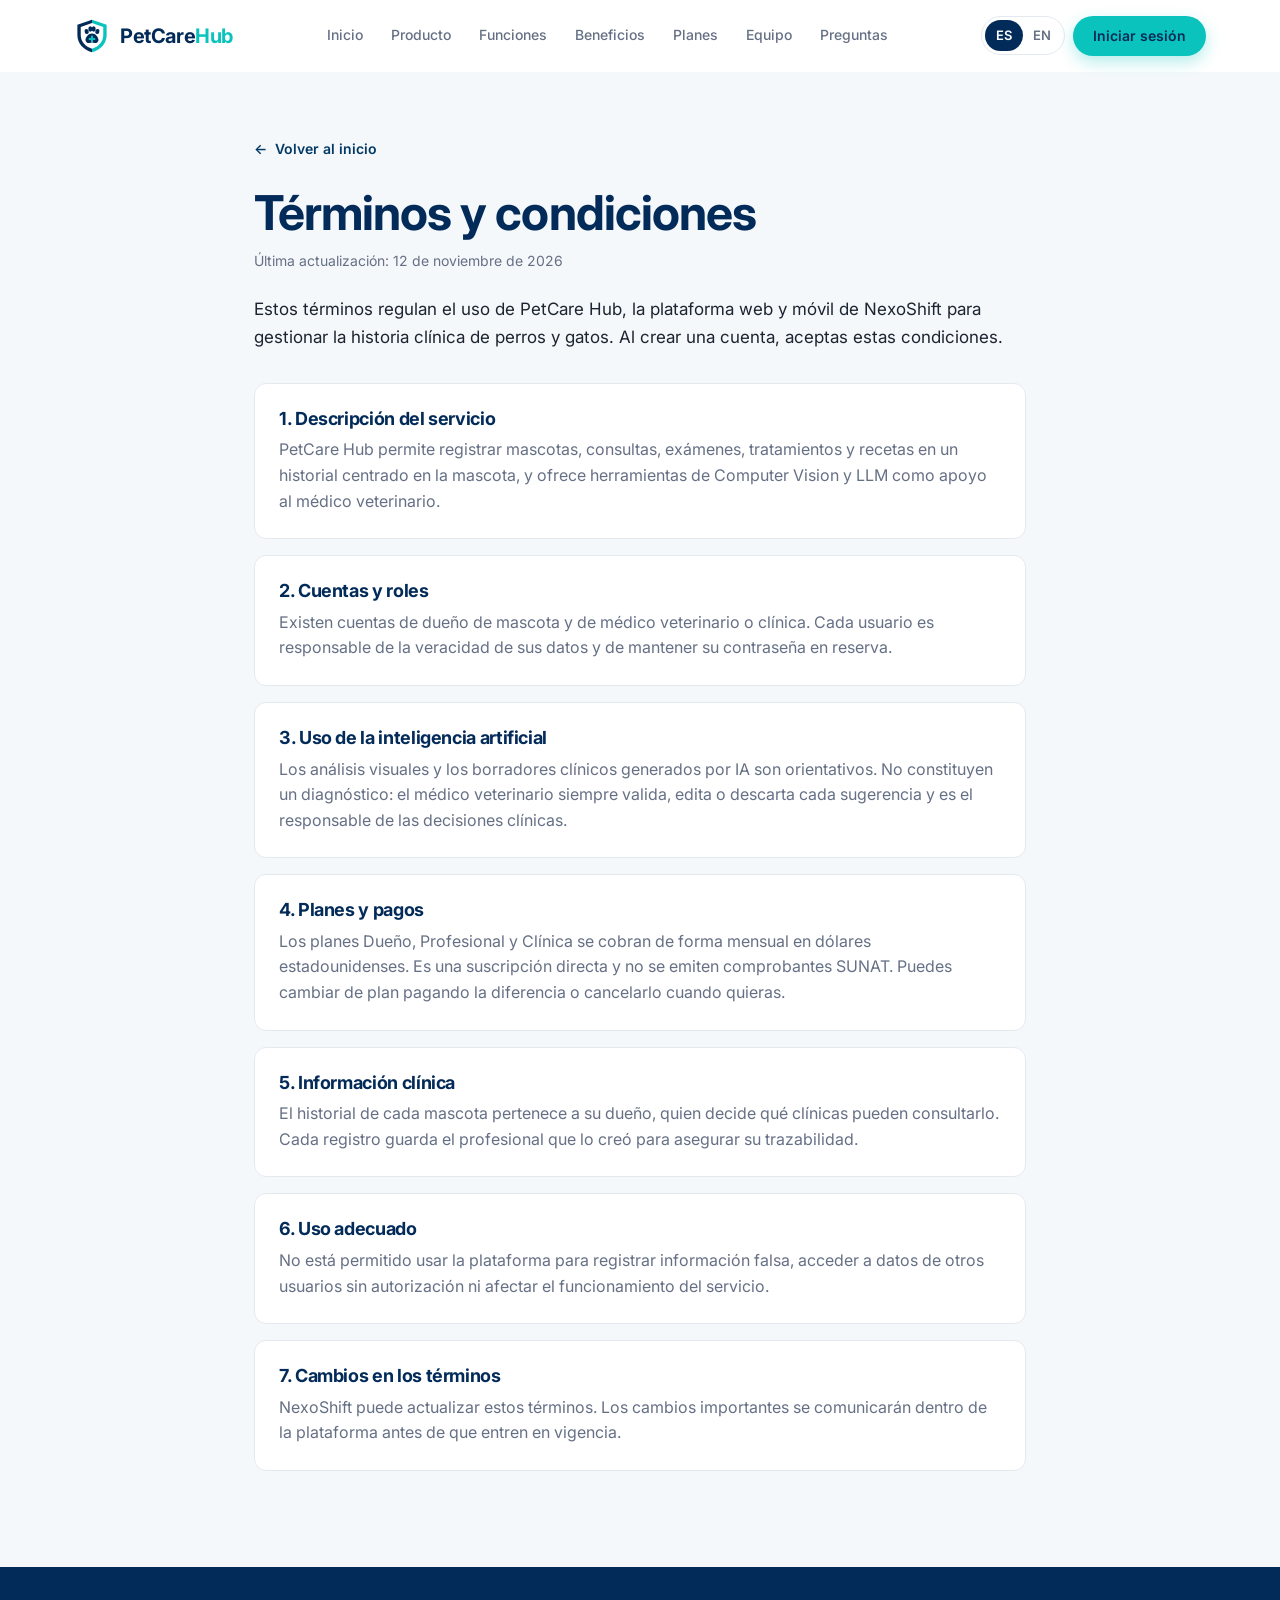
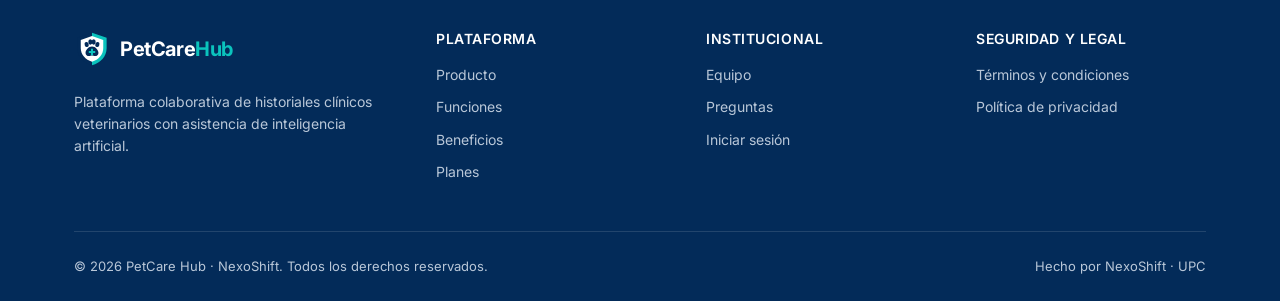
<file: public/sections/tos.html>
<!DOCTYPE html>
<html lang="es">
<head>
    <meta charset="UTF-8">
    <meta name="viewport" content="width=device-width, initial-scale=1.0">
    <title data-i18n="tos.metaTitle">Términos y condiciones | PetCare Hub</title>
    <meta name="robots" content="index, follow">
    <meta name="theme-color" content="#032B59">
    <link rel="icon" type="image/svg+xml" href="../assets/images/brand/isotipo.svg">
    <link rel="preconnect" href="https://fonts.googleapis.com">
    <link rel="preconnect" href="https://fonts.gstatic.com" crossorigin>
    <link href="https://fonts.googleapis.com/css2?family=Inter:wght@400;500;600;700&display=swap" rel="stylesheet">
    <link rel="stylesheet" href="../assets/styles/style.css">
</head>
<body>
    <div id="header-placeholder"></div>

    <main id="main" class="legal">
        <div class="container legal__container">
            <a class="legal__back" href="../index.html" data-i18n="legal.back">Volver al inicio</a>
            <h1 data-i18n="tos.title">Términos y condiciones</h1>
            <p class="legal__updated" data-i18n="legal.updated">Última actualización: 12 de noviembre de 2026</p>
            <p class="legal__intro" data-i18n="tos.intro">Estos términos regulan el uso de PetCare Hub, la plataforma web y móvil de NexoShift para gestionar la historia clínica de perros y gatos. Al crear una cuenta, aceptas estas condiciones.</p>

            <section class="legal__block">
                <h2 data-i18n="tos.s1Title">1. Descripción del servicio</h2>
                <p data-i18n="tos.s1Text">PetCare Hub permite registrar mascotas, consultas, exámenes, tratamientos y recetas en un historial centrado en la mascota, y ofrece herramientas de Computer Vision y LLM como apoyo al médico veterinario.</p>
            </section>

            <section class="legal__block">
                <h2 data-i18n="tos.s2Title">2. Cuentas y roles</h2>
                <p data-i18n="tos.s2Text">Existen cuentas de dueño de mascota y de médico veterinario o clínica. Cada usuario es responsable de la veracidad de sus datos y de mantener su contraseña en reserva.</p>
            </section>

            <section class="legal__block">
                <h2 data-i18n="tos.s3Title">3. Uso de la inteligencia artificial</h2>
                <p data-i18n="tos.s3Text">Los análisis visuales y los borradores clínicos generados por IA son orientativos. No constituyen un diagnóstico: el médico veterinario siempre valida, edita o descarta cada sugerencia y es el responsable de las decisiones clínicas.</p>
            </section>

            <section class="legal__block">
                <h2 data-i18n="tos.s4Title">4. Planes y pagos</h2>
                <p data-i18n="tos.s4Text">Los planes Dueño, Profesional y Clínica se cobran de forma mensual en dólares estadounidenses. Es una suscripción directa y no se emiten comprobantes SUNAT. Puedes cambiar de plan pagando la diferencia o cancelarlo cuando quieras.</p>
            </section>

            <section class="legal__block">
                <h2 data-i18n="tos.s5Title">5. Información clínica</h2>
                <p data-i18n="tos.s5Text">El historial de cada mascota pertenece a su dueño, quien decide qué clínicas pueden consultarlo. Cada registro guarda el profesional que lo creó para asegurar su trazabilidad.</p>
            </section>

            <section class="legal__block">
                <h2 data-i18n="tos.s6Title">6. Uso adecuado</h2>
                <p data-i18n="tos.s6Text">No está permitido usar la plataforma para registrar información falsa, acceder a datos de otros usuarios sin autorización ni afectar el funcionamiento del servicio.</p>
            </section>

            <section class="legal__block">
                <h2 data-i18n="tos.s7Title">7. Cambios en los términos</h2>
                <p data-i18n="tos.s7Text">NexoShift puede actualizar estos términos. Los cambios importantes se comunicarán dentro de la plataforma antes de que entren en vigencia.</p>
            </section>
        </div>
    </main>

    <div id="footer-placeholder"></div>

    <script src="../assets/scripts/config.js"></script>
    <script src="../assets/scripts/translations/es.js"></script>
    <script src="../assets/scripts/translations/en.js"></script>
    <script src="../assets/scripts/i18n.js"></script>
    <script src="../assets/scripts/main.js"></script>
</body>
</html>
</file>
<file: public/assets/styles/style.css>
/* Punto de entrada de estilos de la landing de PetCare Hub */

/* Base */
@import url("base/variables.css");
@import url("base/reset.css");
@import url("base/typography.css");
@import url("base/layout.css");

/* Componentes */
@import url("components/buttons.css");
@import url("components/header.css");
@import url("components/cards.css");
@import url("components/footer.css");
@import url("components/video.css");

/* Secciones */
@import url("sections/hero.css");
@import url("sections/steps.css");
@import url("sections/ai.css");
@import url("sections/benefits.css");
@import url("sections/pricing.css");
@import url("sections/team.css");
@import url("sections/faq.css");
@import url("sections/cta.css");
@import url("sections/legal.css");
</file>
